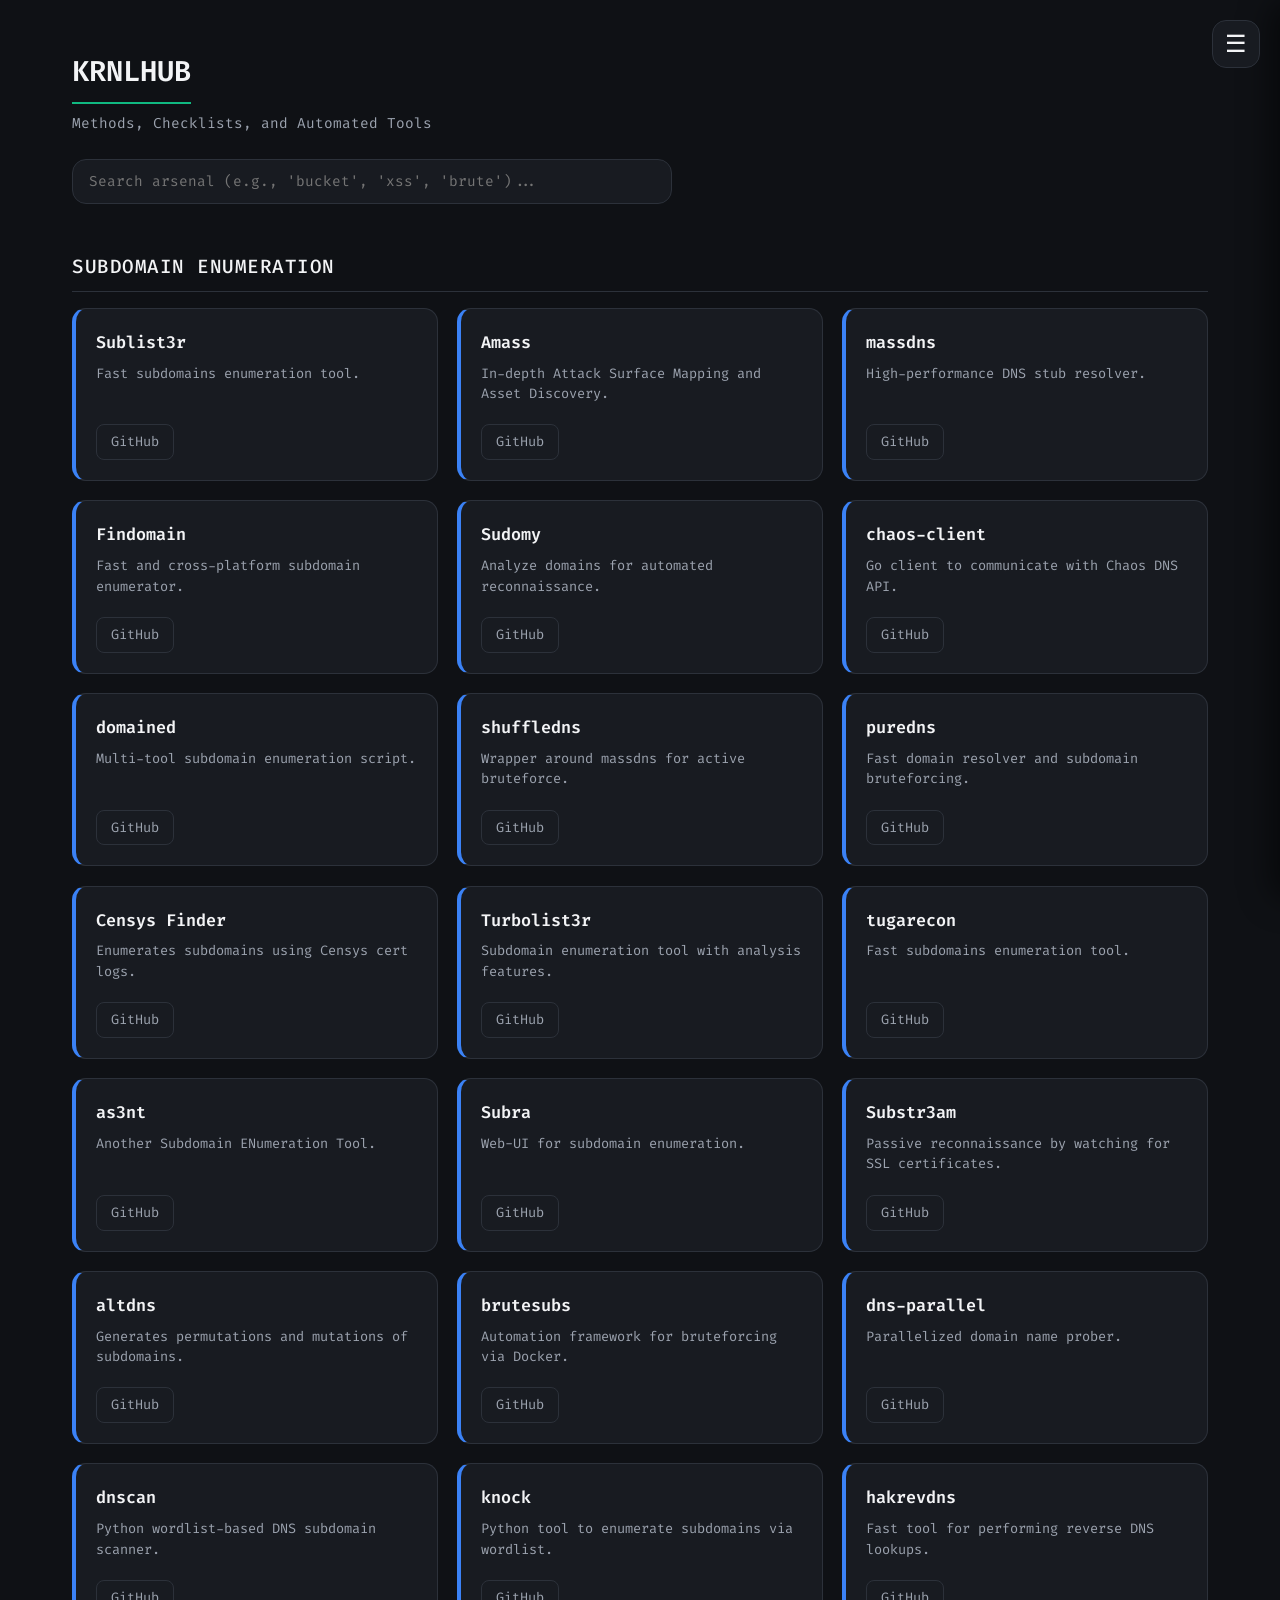
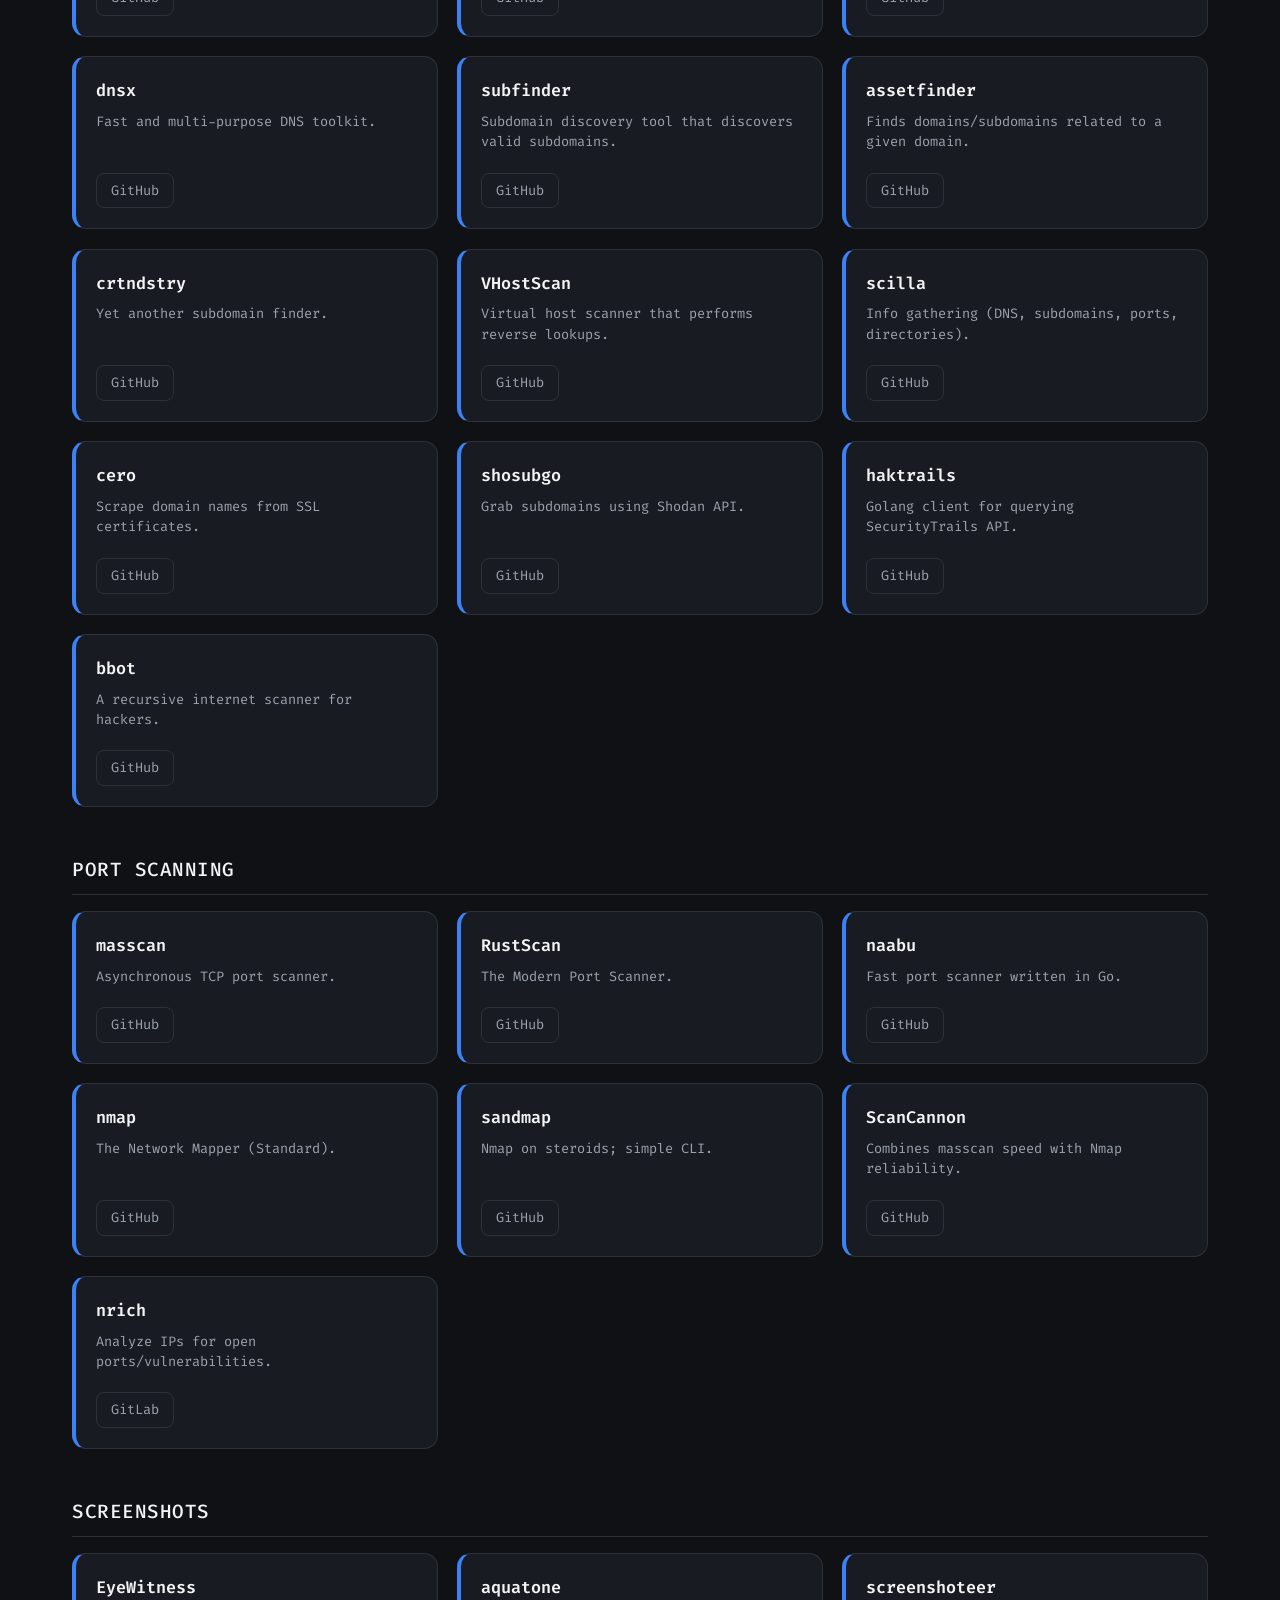
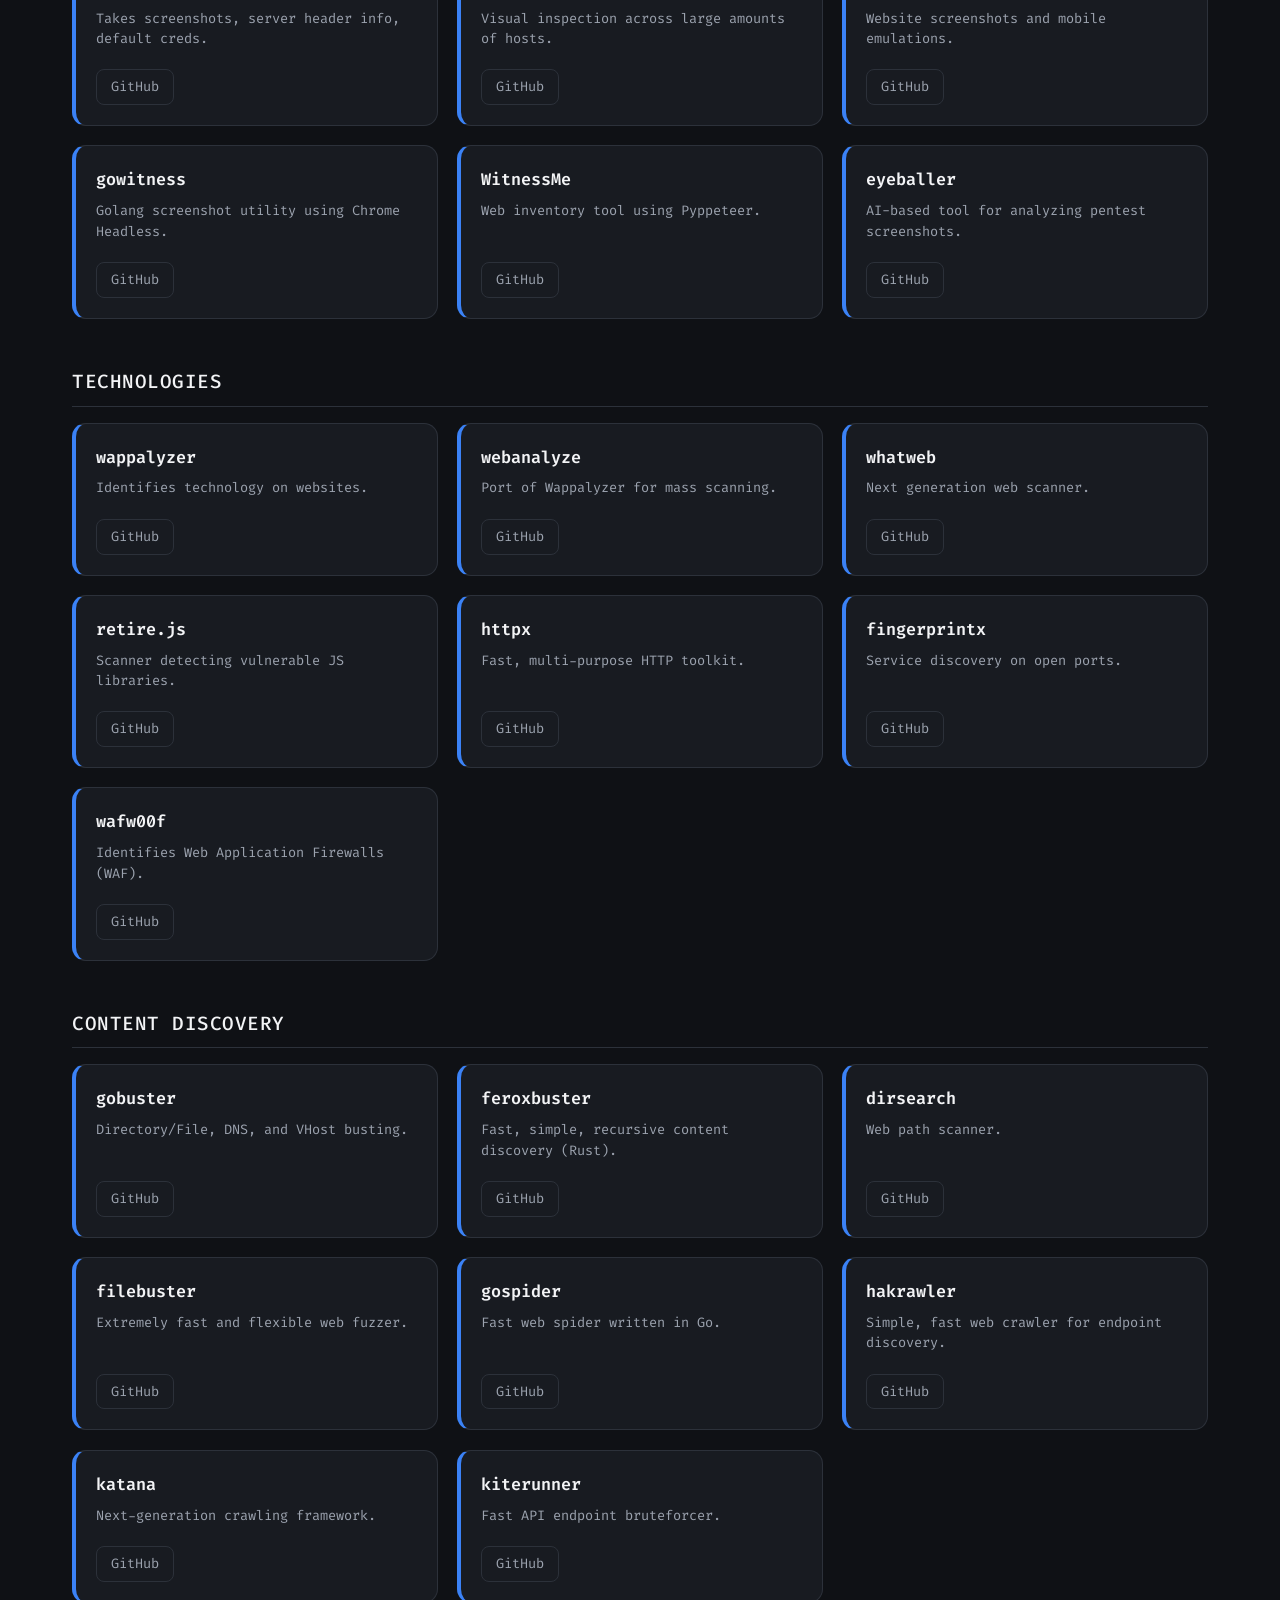
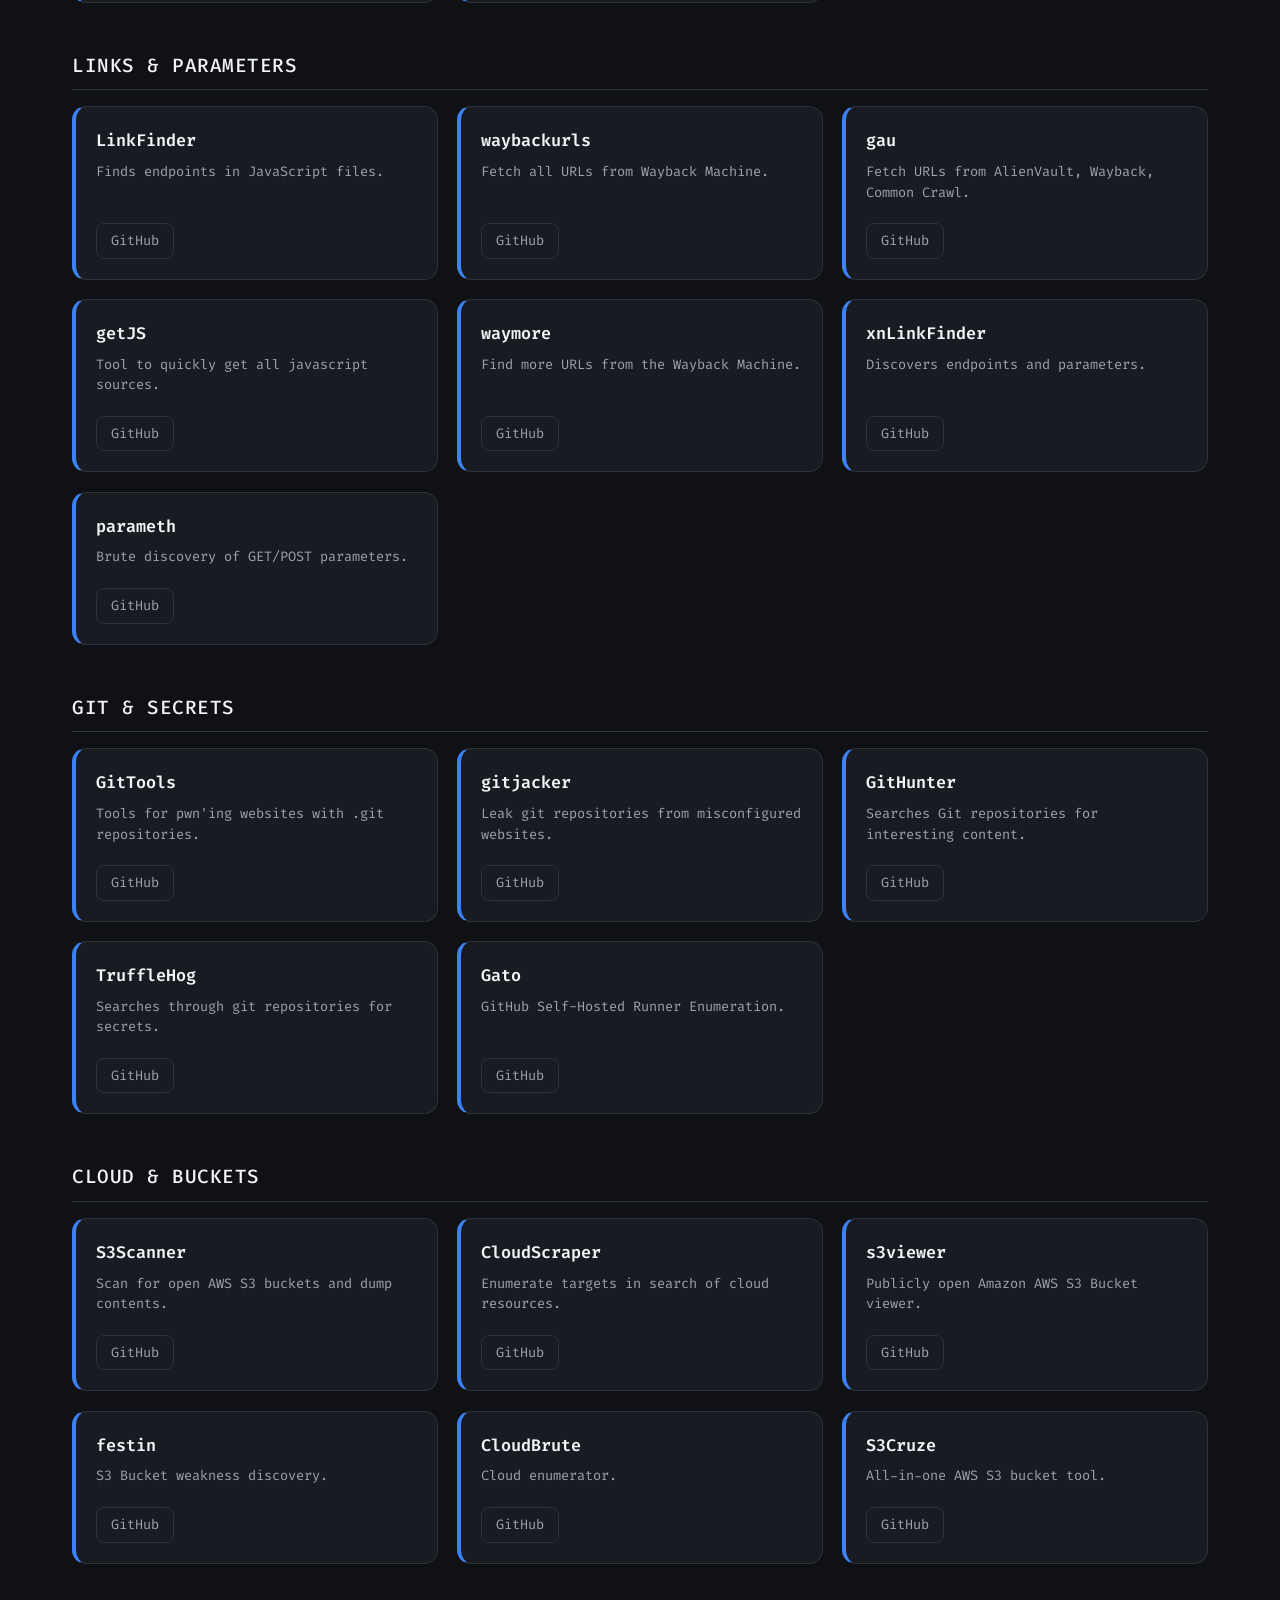
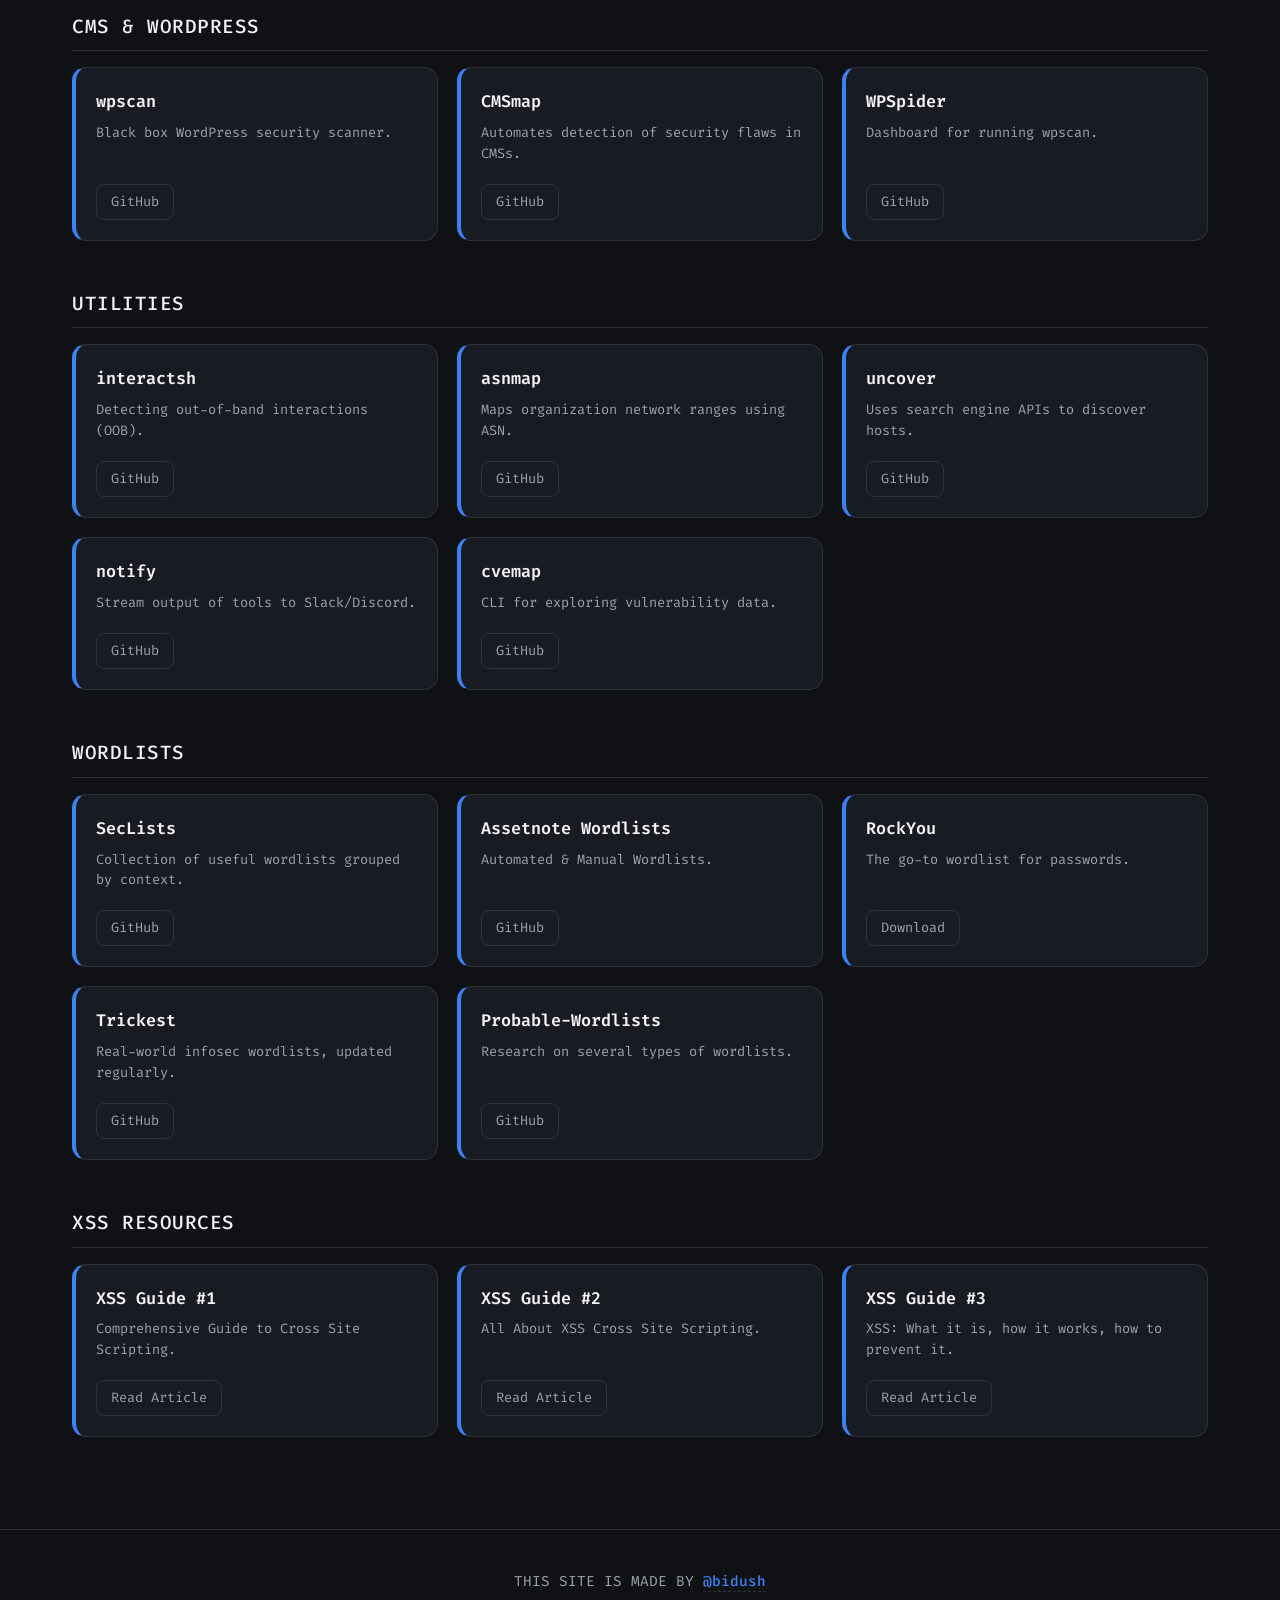
<file: index.html>
<!DOCTYPE html>
<html lang="en">
<head>
    <meta charset="UTF-8">
    <meta name="viewport" content="width=device-width, initial-scale=1.0">
    <title>KRNLHUB // Red Team Dashboard</title>
    <link href="https://fonts.googleapis.com/css2?family=Fira+Code:wght@300;400;500;600&display=swap" rel="stylesheet">
    <link rel="stylesheet" href="style.css">
</head>
<body>

    <button id="menu-toggle" aria-label="Toggle Menu">☰</button>
    
    <div id="sidebar">
        <h3 class="sidebar-title">// SYSTEM_ROOT</h3>
        <div class="nav-links">
            <a href="roadmap.html" class="roadmap-link">// VIEW FINDING ROADMAP</a>
            <hr class="nav-divider">
            <a href="#subdomain">Subdomain Enum</a>
            <a href="#port">Port Scanning</a>
            <a href="#screens">Screenshots</a>
            <a href="#tech">Technologies</a>
            <a href="#content">Content Discovery</a>
            <a href="#links">Links & JS</a>
            <a href="#git">Git & Secrets</a>
            <a href="#cloud">Cloud & Buckets</a>
            <a href="#cms">CMS & WP</a>
            <a href="#utils">Utilities</a>
            <a href="#wordlists">Wordlists</a>
            <a href="#xss">XSS Guides</a>
        </div>
    </div>

    <main class="container">
        <header>
            <h1>KRNLHUB</h1>
            <p class="subtitle">Methods, Checklists, and Automated Tools</p>
            
            <div class="search-container">
                <input type="text" id="searchInput" placeholder="Search arsenal (e.g., 'bucket', 'xss', 'brute')..." onkeyup="filterTools()">
            </div>
        </header>

        <div id="tool-list">
            
            <div id="subdomain" class="category-section">
                <h2 class="section-title">Subdomain Enumeration</h2>
                <div class="tools-grid">
                    <div class="card" data-name="sublist3r">
                        <h4>Sublist3r</h4>
                        <p>Fast subdomains enumeration tool.</p>
                        <a href="https://github.com/aboul3la/Sublist3r" target="_blank" class="btn">GitHub</a>
                    </div>
                    <div class="card" data-name="amass">
                        <h4>Amass</h4>
                        <p>In-depth Attack Surface Mapping and Asset Discovery.</p>
                        <a href="https://github.com/owasp-amass/amass" target="_blank" class="btn">GitHub</a>
                    </div>
                    <div class="card" data-name="massdns">
                        <h4>massdns</h4>
                        <p>High-performance DNS stub resolver.</p>
                        <a href="https://github.com/blechschmidt/massdns" target="_blank" class="btn">GitHub</a>
                    </div>
                    <div class="card" data-name="findomain">
                        <h4>Findomain</h4>
                        <p>Fast and cross-platform subdomain enumerator.</p>
                        <a href="https://github.com/Findomain/Findomain" target="_blank" class="btn">GitHub</a>
                    </div>
                    <div class="card" data-name="sudomy">
                        <h4>Sudomy</h4>
                        <p>Analyze domains for automated reconnaissance.</p>
                        <a href="https://github.com/screetsec/Sudomy" target="_blank" class="btn">GitHub</a>
                    </div>
                    <div class="card" data-name="chaos-client">
                        <h4>chaos-client</h4>
                        <p>Go client to communicate with Chaos DNS API.</p>
                        <a href="https://github.com/projectdiscovery/chaos-client" target="_blank" class="btn">GitHub</a>
                    </div>
                    <div class="card" data-name="domained">
                        <h4>domained</h4>
                        <p>Multi-tool subdomain enumeration script.</p>
                        <a href="https://github.com/cakinber/domained" target="_blank" class="btn">GitHub</a>
                    </div>
                    <div class="card" data-name="shuffledns">
                        <h4>shuffledns</h4>
                        <p>Wrapper around massdns for active bruteforce.</p>
                        <a href="https://github.com/projectdiscovery/shuffledns" target="_blank" class="btn">GitHub</a>
                    </div>
                    <div class="card" data-name="puredns">
                        <h4>puredns</h4>
                        <p>Fast domain resolver and subdomain bruteforcing.</p>
                        <a href="https://github.com/d3mondev/puredns" target="_blank" class="btn">GitHub</a>
                    </div>
                    <div class="card" data-name="censys-subdomain-finder">
                        <h4>Censys Finder</h4>
                        <p>Enumerates subdomains using Censys cert logs.</p>
                        <a href="https://github.com/christophetd/censys-subdomain-finder" target="_blank" class="btn">GitHub</a>
                    </div>
                    <div class="card" data-name="turbolist3r">
                        <h4>Turbolist3r</h4>
                        <p>Subdomain enumeration tool with analysis features.</p>
                        <a href="https://github.com/fleetcaptain/Turbolist3r" target="_blank" class="btn">GitHub</a>
                    </div>
                     <div class="card" data-name="tugarecon">
                        <h4>tugarecon</h4>
                        <p>Fast subdomains enumeration tool.</p>
                        <a href="https://github.com/LordNeo/tugarecon" target="_blank" class="btn">GitHub</a>
                    </div>
                    <div class="card" data-name="as3nt">
                        <h4>as3nt</h4>
                        <p>Another Subdomain ENumeration Tool.</p>
                        <a href="https://github.com/cinerieus/as3nt" target="_blank" class="btn">GitHub</a>
                    </div>
                    <div class="card" data-name="subra">
                        <h4>Subra</h4>
                        <p>Web-UI for subdomain enumeration.</p>
                        <a href="https://github.com/si9int/Subra" target="_blank" class="btn">GitHub</a>
                    </div>
                    <div class="card" data-name="substr3am">
                        <h4>Substr3am</h4>
                        <p>Passive reconnaissance by watching for SSL certificates.</p>
                        <a href="https://github.com/nexxai/Substr3am" target="_blank" class="btn">GitHub</a>
                    </div>
                    <div class="card" data-name="altdns">
                        <h4>altdns</h4>
                        <p>Generates permutations and mutations of subdomains.</p>
                        <a href="https://github.com/infosec-au/altdns" target="_blank" class="btn">GitHub</a>
                    </div>
                    <div class="card" data-name="brutesubs">
                        <h4>brutesubs</h4>
                        <p>Automation framework for bruteforcing via Docker.</p>
                        <a href="https://github.com/anshumanbh/brutesubs" target="_blank" class="btn">GitHub</a>
                    </div>
                     <div class="card" data-name="dns-parallel-prober">
                        <h4>dns-parallel</h4>
                        <p>Parallelized domain name prober.</p>
                        <a href="https://github.com/lorenzog/dns-parallel-prober" target="_blank" class="btn">GitHub</a>
                    </div>
                    <div class="card" data-name="dnscan">
                        <h4>dnscan</h4>
                        <p>Python wordlist-based DNS subdomain scanner.</p>
                        <a href="https://github.com/rbsec/dnscan" target="_blank" class="btn">GitHub</a>
                    </div>
                    <div class="card" data-name="knock">
                        <h4>knock</h4>
                        <p>Python tool to enumerate subdomains via wordlist.</p>
                        <a href="https://github.com/guelfoweb/knock" target="_blank" class="btn">GitHub</a>
                    </div>
                     <div class="card" data-name="hakrevdns">
                        <h4>hakrevdns</h4>
                        <p>Fast tool for performing reverse DNS lookups.</p>
                        <a href="https://github.com/hakluke/hakrevdns" target="_blank" class="btn">GitHub</a>
                    </div>
                    <div class="card" data-name="dnsx">
                        <h4>dnsx</h4>
                        <p>Fast and multi-purpose DNS toolkit.</p>
                        <a href="https://github.com/projectdiscovery/dnsx" target="_blank" class="btn">GitHub</a>
                    </div>
                    <div class="card" data-name="subfinder">
                        <h4>subfinder</h4>
                        <p>Subdomain discovery tool that discovers valid subdomains.</p>
                        <a href="https://github.com/projectdiscovery/subfinder" target="_blank" class="btn">GitHub</a>
                    </div>
                    <div class="card" data-name="assetfinder">
                        <h4>assetfinder</h4>
                        <p>Finds domains/subdomains related to a given domain.</p>
                        <a href="https://github.com/tomnomnom/assetfinder" target="_blank" class="btn">GitHub</a>
                    </div>
                    <div class="card" data-name="crtndstry">
                        <h4>crtndstry</h4>
                        <p>Yet another subdomain finder.</p>
                        <a href="https://github.com/nahamsec/crtndstry" target="_blank" class="btn">GitHub</a>
                    </div>
                    <div class="card" data-name="vhostscan">
                        <h4>VHostScan</h4>
                        <p>Virtual host scanner that performs reverse lookups.</p>
                        <a href="https://github.com/codingo/VHostScan" target="_blank" class="btn">GitHub</a>
                    </div>
                    <div class="card" data-name="scilla">
                        <h4>scilla</h4>
                        <p>Info gathering (DNS, subdomains, ports, directories).</p>
                        <a href="https://github.com/edoardottt/scilla" target="_blank" class="btn">GitHub</a>
                    </div>
                    <div class="card" data-name="cero">
                        <h4>cero</h4>
                        <p>Scrape domain names from SSL certificates.</p>
                        <a href="https://github.com/glebarez/cero" target="_blank" class="btn">GitHub</a>
                    </div>
                     <div class="card" data-name="shosubgo">
                        <h4>shosubgo</h4>
                        <p>Grab subdomains using Shodan API.</p>
                        <a href="https://github.com/incogbyte/shosubgo" target="_blank" class="btn">GitHub</a>
                    </div>
                    <div class="card" data-name="haktrails">
                        <h4>haktrails</h4>
                        <p>Golang client for querying SecurityTrails API.</p>
                        <a href="https://github.com/hakluke/haktrails" target="_blank" class="btn">GitHub</a>
                    </div>
                    <div class="card" data-name="bbot">
                        <h4>bbot</h4>
                        <p>A recursive internet scanner for hackers.</p>
                        <a href="https://github.com/blacklanternsecurity/bbot" target="_blank" class="btn">GitHub</a>
                    </div>
                </div>
            </div>

            <div id="port" class="category-section">
                <h2 class="section-title">Port Scanning</h2>
                <div class="tools-grid">
                    <div class="card" data-name="masscan">
                        <h4>masscan</h4>
                        <p>Asynchronous TCP port scanner.</p>
                        <a href="https://github.com/robertdavidgraham/masscan" target="_blank" class="btn">GitHub</a>
                    </div>
                    <div class="card" data-name="rustscan">
                        <h4>RustScan</h4>
                        <p>The Modern Port Scanner.</p>
                        <a href="https://github.com/RustScan/RustScan" target="_blank" class="btn">GitHub</a>
                    </div>
                    <div class="card" data-name="naabu">
                        <h4>naabu</h4>
                        <p>Fast port scanner written in Go.</p>
                        <a href="https://github.com/projectdiscovery/naabu" target="_blank" class="btn">GitHub</a>
                    </div>
                    <div class="card" data-name="nmap">
                        <h4>nmap</h4>
                        <p>The Network Mapper (Standard).</p>
                        <a href="https://github.com/nmap/nmap" target="_blank" class="btn">GitHub</a>
                    </div>
                    <div class="card" data-name="sandmap">
                        <h4>sandmap</h4>
                        <p>Nmap on steroids; simple CLI.</p>
                        <a href="https://github.com/trimstray/sandmap" target="_blank" class="btn">GitHub</a>
                    </div>
                     <div class="card" data-name="scancannon">
                        <h4>ScanCannon</h4>
                        <p>Combines masscan speed with Nmap reliability.</p>
                        <a href="https://github.com/johnnyxmas/ScanCannon" target="_blank" class="btn">GitHub</a>
                    </div>
                    <div class="card" data-name="nrich">
                        <h4>nrich</h4>
                        <p>Analyze IPs for open ports/vulnerabilities.</p>
                        <a href="https://gitlab.com/shodan-public/nrich" target="_blank" class="btn">GitLab</a>
                    </div>
                </div>
            </div>

            <div id="screens" class="category-section">
                <h2 class="section-title">Screenshots</h2>
                <div class="tools-grid">
                    <div class="card" data-name="eyewitness">
                        <h4>EyeWitness</h4>
                        <p>Takes screenshots, server header info, default creds.</p>
                        <a href="https://github.com/RedSiege/EyeWitness" target="_blank" class="btn">GitHub</a>
                    </div>
                    <div class="card" data-name="aquatone">
                        <h4>aquatone</h4>
                        <p>Visual inspection across large amounts of hosts.</p>
                        <a href="https://github.com/michenriksen/aquatone" target="_blank" class="btn">GitHub</a>
                    </div>
                    <div class="card" data-name="screenshoteer">
                        <h4>screenshoteer</h4>
                        <p>Website screenshots and mobile emulations.</p>
                        <a href="https://github.com/vladocar/screenshoteer" target="_blank" class="btn">GitHub</a>
                    </div>
                    <div class="card" data-name="gowitness">
                        <h4>gowitness</h4>
                        <p>Golang screenshot utility using Chrome Headless.</p>
                        <a href="https://github.com/sensepost/gowitness" target="_blank" class="btn">GitHub</a>
                    </div>
                    <div class="card" data-name="witnessme">
                        <h4>WitnessMe</h4>
                        <p>Web inventory tool using Pyppeteer.</p>
                        <a href="https://github.com/byt3bl33d3r/WitnessMe" target="_blank" class="btn">GitHub</a>
                    </div>
                    <div class="card" data-name="eyeballer">
                        <h4>eyeballer</h4>
                        <p>AI-based tool for analyzing pentest screenshots.</p>
                        <a href="https://github.com/bishopfox/eyeballer" target="_blank" class="btn">GitHub</a>
                    </div>
                </div>
            </div>

            <div id="tech" class="category-section">
                <h2 class="section-title">Technologies</h2>
                <div class="tools-grid">
                    <div class="card" data-name="wappalyzer">
                        <h4>wappalyzer</h4>
                        <p>Identifies technology on websites.</p>
                        <a href="https://github.com/wappalyzer/wappalyzer" target="_blank" class="btn">GitHub</a>
                    </div>
                    <div class="card" data-name="webanalyze">
                        <h4>webanalyze</h4>
                        <p>Port of Wappalyzer for mass scanning.</p>
                        <a href="https://github.com/rverton/webanalyze" target="_blank" class="btn">GitHub</a>
                    </div>
                    <div class="card" data-name="whatweb">
                        <h4>whatweb</h4>
                        <p>Next generation web scanner.</p>
                        <a href="https://github.com/urbanadventurer/WhatWeb" target="_blank" class="btn">GitHub</a>
                    </div>
                    <div class="card" data-name="retirejs">
                        <h4>retire.js</h4>
                        <p>Scanner detecting vulnerable JS libraries.</p>
                        <a href="https://github.com/RetireJS/retire.js" target="_blank" class="btn">GitHub</a>
                    </div>
                    <div class="card" data-name="httpx">
                        <h4>httpx</h4>
                        <p>Fast, multi-purpose HTTP toolkit.</p>
                        <a href="https://github.com/projectdiscovery/httpx" target="_blank" class="btn">GitHub</a>
                    </div>
                    <div class="card" data-name="fingerprintx">
                        <h4>fingerprintx</h4>
                        <p>Service discovery on open ports.</p>
                        <a href="https://github.com/praetorian-inc/fingerprintx" target="_blank" class="btn">GitHub</a>
                    </div>
                    <div class="card" data-name="wafw00f">
                        <h4>wafw00f</h4>
                        <p>Identifies Web Application Firewalls (WAF).</p>
                        <a href="https://github.com/EnableSecurity/wafw00f" target="_blank" class="btn">GitHub</a>
                    </div>
                </div>
            </div>

            <div id="content" class="category-section">
                <h2 class="section-title">Content Discovery</h2>
                <div class="tools-grid">
                    <div class="card" data-name="gobuster">
                        <h4>gobuster</h4>
                        <p>Directory/File, DNS, and VHost busting.</p>
                        <a href="https://github.com/OJ/gobuster" target="_blank" class="btn">GitHub</a>
                    </div>
                    <div class="card" data-name="feroxbuster">
                        <h4>feroxbuster</h4>
                        <p>Fast, simple, recursive content discovery (Rust).</p>
                        <a href="https://github.com/epi052/feroxbuster" target="_blank" class="btn">GitHub</a>
                    </div>
                    <div class="card" data-name="dirsearch">
                        <h4>dirsearch</h4>
                        <p>Web path scanner.</p>
                        <a href="https://github.com/maurosoria/dirsearch" target="_blank" class="btn">GitHub</a>
                    </div>
                    <div class="card" data-name="filebuster">
                        <h4>filebuster</h4>
                        <p>Extremely fast and flexible web fuzzer.</p>
                        <a href="https://github.com/henshin/filebuster" target="_blank" class="btn">GitHub</a>
                    </div>
                    <div class="card" data-name="gospider">
                        <h4>gospider</h4>
                        <p>Fast web spider written in Go.</p>
                        <a href="https://github.com/jaeles-project/gospider" target="_blank" class="btn">GitHub</a>
                    </div>
                    <div class="card" data-name="hakrawler">
                        <h4>hakrawler</h4>
                        <p>Simple, fast web crawler for endpoint discovery.</p>
                        <a href="https://github.com/hakluke/hakrawler" target="_blank" class="btn">GitHub</a>
                    </div>
                    <div class="card" data-name="katana">
                        <h4>katana</h4>
                        <p>Next-generation crawling framework.</p>
                        <a href="https://github.com/projectdiscovery/katana" target="_blank" class="btn">GitHub</a>
                    </div>
                    <div class="card" data-name="kiterunner">
                        <h4>kiterunner</h4>
                        <p>Fast API endpoint bruteforcer.</p>
                        <a href="https://github.com/assetnote/kiterunner" target="_blank" class="btn">GitHub</a>
                    </div>
                </div>
            </div>

            <div id="links" class="category-section">
                <h2 class="section-title">Links & Parameters</h2>
                <div class="tools-grid">
                    <div class="card" data-name="linkfinder">
                        <h4>LinkFinder</h4>
                        <p>Finds endpoints in JavaScript files.</p>
                        <a href="https://github.com/GerbenJavado/LinkFinder" target="_blank" class="btn">GitHub</a>
                    </div>
                    <div class="card" data-name="waybackurls">
                        <h4>waybackurls</h4>
                        <p>Fetch all URLs from Wayback Machine.</p>
                        <a href="https://github.com/tomnomnom/waybackurls" target="_blank" class="btn">GitHub</a>
                    </div>
                    <div class="card" data-name="gau">
                        <h4>gau</h4>
                        <p>Fetch URLs from AlienVault, Wayback, Common Crawl.</p>
                        <a href="https://github.com/lc/gau" target="_blank" class="btn">GitHub</a>
                    </div>
                    <div class="card" data-name="getjs">
                        <h4>getJS</h4>
                        <p>Tool to quickly get all javascript sources.</p>
                        <a href="https://github.com/003random/getJS" target="_blank" class="btn">GitHub</a>
                    </div>
                    <div class="card" data-name="waymore">
                        <h4>waymore</h4>
                        <p>Find more URLs from the Wayback Machine.</p>
                        <a href="https://github.com/xnl-h4ck3r/waymore" target="_blank" class="btn">GitHub</a>
                    </div>
                    <div class="card" data-name="xnlinkfinder">
                        <h4>xnLinkFinder</h4>
                        <p>Discovers endpoints and parameters.</p>
                        <a href="https://github.com/xnl-h4ck3r/xnLinkFinder" target="_blank" class="btn">GitHub</a>
                    </div>
                     <div class="card" data-name="parameth">
                        <h4>parameth</h4>
                        <p>Brute discovery of GET/POST parameters.</p>
                        <a href="https://github.com/maK-/parameth" target="_blank" class="btn">GitHub</a>
                    </div>
                </div>
            </div>

            <div id="git" class="category-section">
                <h2 class="section-title">Git & Secrets</h2>
                <div class="tools-grid">
                    <div class="card" data-name="gittools">
                        <h4>GitTools</h4>
                        <p>Tools for pwn'ing websites with .git repositories.</p>
                        <a href="https://github.com/internetwache/GitTools" target="_blank" class="btn">GitHub</a>
                    </div>
                    <div class="card" data-name="gitjacker">
                        <h4>gitjacker</h4>
                        <p>Leak git repositories from misconfigured websites.</p>
                        <a href="https://github.com/liamg/gitjacker" target="_blank" class="btn">GitHub</a>
                    </div>
                    <div class="card" data-name="githunter">
                        <h4>GitHunter</h4>
                        <p>Searches Git repositories for interesting content.</p>
                        <a href="https://github.com/digininja/GitHunter" target="_blank" class="btn">GitHub</a>
                    </div>
                     <div class="card" data-name="trufflehog">
                        <h4>TruffleHog</h4>
                        <p>Searches through git repositories for secrets.</p>
                        <a href="https://github.com/trufflesecurity/trufflehog" target="_blank" class="btn">GitHub</a>
                    </div>
                    <div class="card" data-name="gato">
                        <h4>Gato</h4>
                        <p>GitHub Self-Hosted Runner Enumeration.</p>
                        <a href="https://github.com/praetorian-inc/gato" target="_blank" class="btn">GitHub</a>
                    </div>
                </div>
            </div>

            <div id="cloud" class="category-section">
                <h2 class="section-title">Cloud & Buckets</h2>
                <div class="tools-grid">
                    <div class="card" data-name="s3scanner">
                        <h4>S3Scanner</h4>
                        <p>Scan for open AWS S3 buckets and dump contents.</p>
                        <a href="https://github.com/sa7mon/S3Scanner" target="_blank" class="btn">GitHub</a>
                    </div>
                    <div class="card" data-name="cloudscraper">
                        <h4>CloudScraper</h4>
                        <p>Enumerate targets in search of cloud resources.</p>
                        <a href="https://github.com/jordanpotti/CloudScraper" target="_blank" class="btn">GitHub</a>
                    </div>
                    <div class="card" data-name="s3viewer">
                        <h4>s3viewer</h4>
                        <p>Publicly open Amazon AWS S3 Bucket viewer.</p>
                        <a href="https://github.com/SharonBrizinov/s3viewer" target="_blank" class="btn">GitHub</a>
                    </div>
                     <div class="card" data-name="festin">
                        <h4>festin</h4>
                        <p>S3 Bucket weakness discovery.</p>
                        <a href="https://github.com/cr0hn/festin" target="_blank" class="btn">GitHub</a>
                    </div>
                    <div class="card" data-name="cloudbrute">
                        <h4>CloudBrute</h4>
                        <p>Cloud enumerator.</p>
                        <a href="https://github.com/0xsha/CloudBrute" target="_blank" class="btn">GitHub</a>
                    </div>
                    <div class="card" data-name="s3cruze">
                        <h4>S3Cruze</h4>
                        <p>All-in-one AWS S3 bucket tool.</p>
                        <a href="https://github.com/JR0ch17/S3Cruze" target="_blank" class="btn">GitHub</a>
                    </div>
                </div>
            </div>

            <div id="cms" class="category-section">
                <h2 class="section-title">CMS & WordPress</h2>
                <div class="tools-grid">
                    <div class="card" data-name="wpscan">
                        <h4>wpscan</h4>
                        <p>Black box WordPress security scanner.</p>
                        <a href="https://github.com/wpscanteam/wpscan" target="_blank" class="btn">GitHub</a>
                    </div>
                    <div class="card" data-name="cmsmap">
                        <h4>CMSmap</h4>
                        <p>Automates detection of security flaws in CMSs.</p>
                        <a href="https://github.com/Dionach/CMSmap" target="_blank" class="btn">GitHub</a>
                    </div>
                    <div class="card" data-name="wpspider">
                        <h4>WPSpider</h4>
                        <p>Dashboard for running wpscan.</p>
                        <a href="https://github.com/cyc10n3/WPSpider" target="_blank" class="btn">GitHub</a>
                    </div>
                </div>
            </div>

            <div id="utils" class="category-section">
                <h2 class="section-title">Utilities</h2>
                <div class="tools-grid">
                    <div class="card" data-name="interactsh">
                        <h4>interactsh</h4>
                        <p>Detecting out-of-band interactions (OOB).</p>
                        <a href="https://github.com/projectdiscovery/interactsh" target="_blank" class="btn">GitHub</a>
                    </div>
                    <div class="card" data-name="asnmap">
                        <h4>asnmap</h4>
                        <p>Maps organization network ranges using ASN.</p>
                        <a href="https://github.com/projectdiscovery/asnmap" target="_blank" class="btn">GitHub</a>
                    </div>
                    <div class="card" data-name="uncover">
                        <h4>uncover</h4>
                        <p>Uses search engine APIs to discover hosts.</p>
                        <a href="https://github.com/projectdiscovery/uncover" target="_blank" class="btn">GitHub</a>
                    </div>
                    <div class="card" data-name="notify">
                        <h4>notify</h4>
                        <p>Stream output of tools to Slack/Discord.</p>
                        <a href="https://github.com/projectdiscovery/notify" target="_blank" class="btn">GitHub</a>
                    </div>
                    <div class="card" data-name="cvemap">
                        <h4>cvemap</h4>
                        <p>CLI for exploring vulnerability data.</p>
                        <a href="https://github.com/projectdiscovery/cvemap" target="_blank" class="btn">GitHub</a>
                    </div>
                </div>
            </div>

            <div id="wordlists" class="category-section">
                <h2 class="section-title">Wordlists</h2>
                <div class="tools-grid">
                    <div class="card" data-name="seclists">
                        <h4>SecLists</h4>
                        <p>Collection of useful wordlists grouped by context.</p>
                        <a href="https://github.com/danielmiessler/SecLists" target="_blank" class="btn">GitHub</a>
                    </div>
                    <div class="card" data-name="assetnote">
                        <h4>Assetnote Wordlists</h4>
                        <p>Automated & Manual Wordlists.</p>
                        <a href="https://github.com/assetnote/wordlists" target="_blank" class="btn">GitHub</a>
                    </div>
                    <div class="card" data-name="rockyou">
                        <h4>RockYou</h4>
                        <p>The go-to wordlist for passwords.</p>
                        <a href="https://github.com/brannondorsey/naive-hashcat/releases/download/data/rockyou.txt" target="_blank" class="btn">Download</a>
                    </div>
                    <div class="card" data-name="trickest">
                        <h4>Trickest</h4>
                        <p>Real-world infosec wordlists, updated regularly.</p>
                        <a href="https://github.com/trickest/wordlists" target="_blank" class="btn">GitHub</a>
                    </div>
                    <div class="card" data-name="fuzzdb">
                        <h4>Probable-Wordlists</h4>
                        <p>Research on several types of wordlists.</p>
                        <a href="https://github.com/berzerk0/Probable-Wordlists" target="_blank" class="btn">GitHub</a>
                    </div>
                </div>
            </div>

            <div id="xss" class="category-section">
                <h2 class="section-title">XSS Resources</h2>
                <div class="tools-grid">
                    <div class="card" data-name="xss guide 1">
                        <h4>XSS Guide #1</h4>
                        <p>Comprehensive Guide to Cross Site Scripting.</p>
                        <a href="https://medium.com/@techmindxperts/a-comprehensive-guide-to-cross-site-scripting-xss-33814b84dfb3" target="_blank" class="btn">Read Article</a>
                    </div>
                    <div class="card" data-name="xss guide 2">
                        <h4>XSS Guide #2</h4>
                        <p>All About XSS Cross Site Scripting.</p>
                        <a href="https://medium.com/@bug_vs_me/all-about-xss-cross-site-scripting-1bf764a39159" target="_blank" class="btn">Read Article</a>
                    </div>
                     <div class="card" data-name="xss guide 3">
                        <h4>XSS Guide #3</h4>
                        <p>XSS: What it is, how it works, how to prevent it.</p>
                        <a href="https://medium.com/codelighthouse/xss-what-it-is-how-it-works-and-how-to-prevent-it-454629e3a0da" target="_blank" class="btn">Read Article</a>
                    </div>
                </div>
            </div>

        </div>
    </main>

    <footer>
        <p>THIS SITE IS MADE BY <a href="https://instagram.com/bidush.exe" target="_blank">@bidush</a></p>
    </footer>

    <script src="script.js"></script>
</body>
</html>
</file>
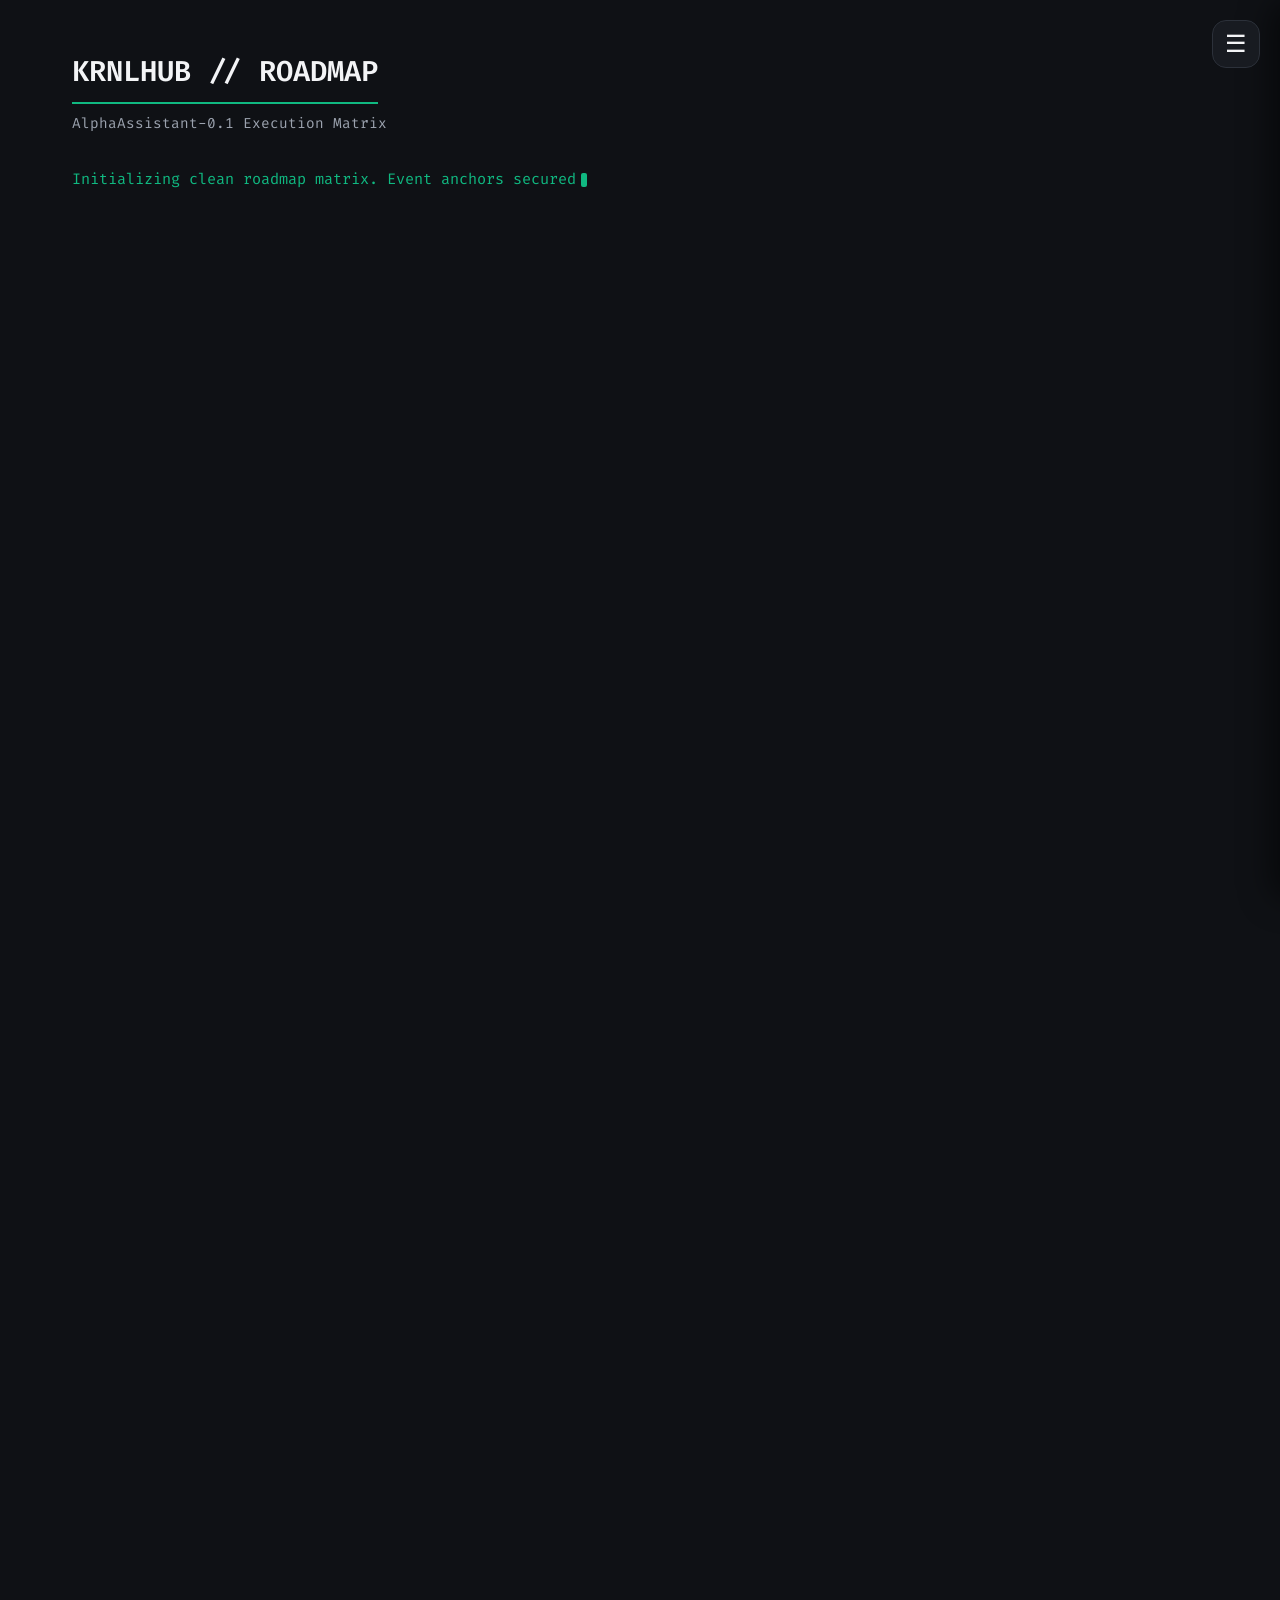
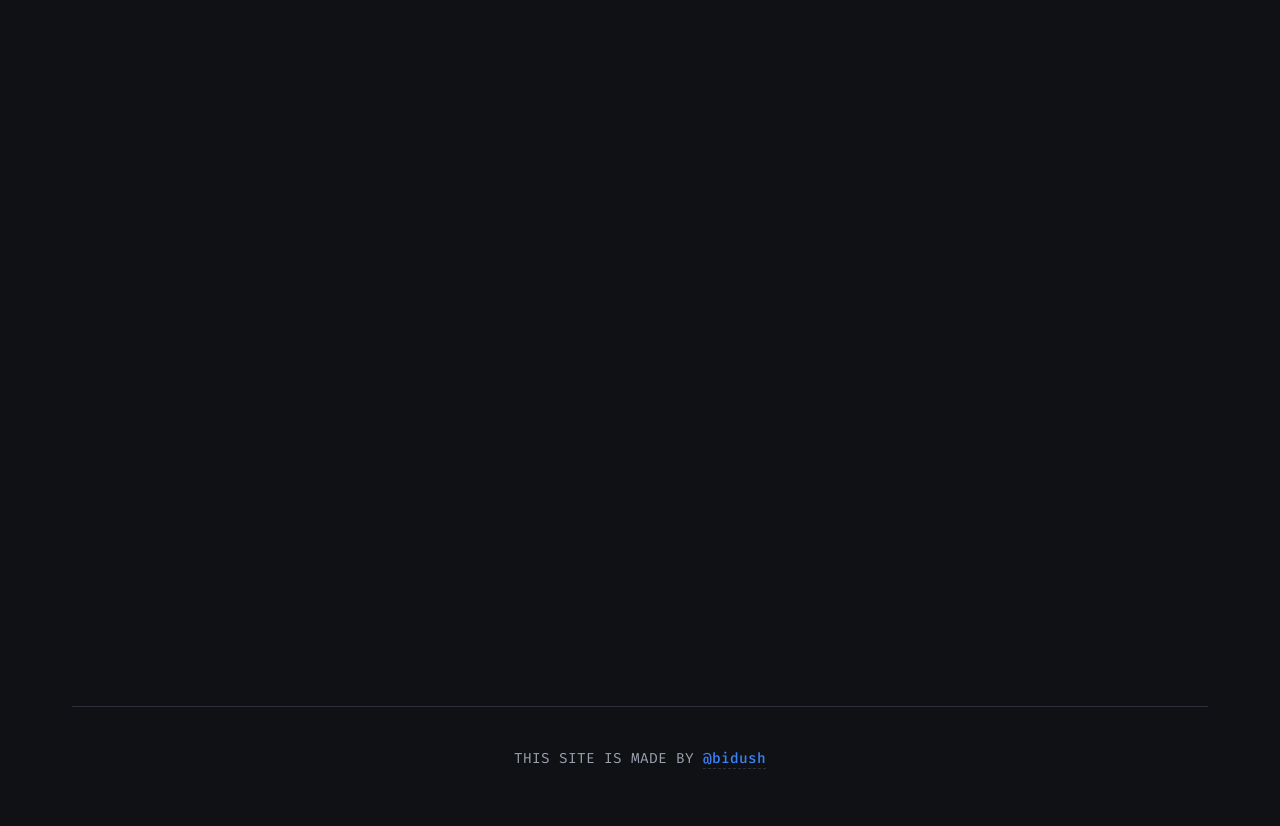
<file: roadmap.html>
<!DOCTYPE html>
<html lang="en">
<head>
    <meta charset="UTF-8">
    <meta name="viewport" content="width=device-width, initial-scale=1.0">
    <title>KRNLHUB // Bug-Finding Roadmap</title>
    <link href="https://fonts.googleapis.com/css2?family=Fira+Code:wght@300;400;500;600&display=swap" rel="stylesheet">
    <link rel="stylesheet" href="style.css">
    
    <style>
        /* --- Roadmap-Specific Table & Animation Styles --- */
        table {
            width: 100%;
            border-collapse: separate;
            border-spacing: 0;
            margin-bottom: 2rem;
            background-color: var(--surface-color);
            border: 1px solid var(--border-color);
            border-radius: var(--radius-md);
            overflow: hidden;
        }

        th, td {
            padding: 14px 18px;
            text-align: left;
            border-bottom: 1px solid var(--border-color);
        }

        th {
            background-color: rgba(255, 255, 255, 0.02);
            color: var(--accent-primary);
            font-weight: 500;
            text-transform: uppercase;
            font-size: 0.8rem;
            letter-spacing: 1px;
        }

        tr {
            transition: background-color 0.3s ease;
            scroll-margin-top: 100px;
        }

        tr:last-child td { border-bottom: none; }
        tr:hover { background-color: rgba(255, 255, 255, 0.03); }

        .flash-highlight {
            background-color: rgba(16, 185, 129, 0.1) !important;
            transition: background-color 0.3s ease;
        }

        .bundle-list { list-style: none; }
        .bundle-list li {
            background: var(--surface-color);
            margin-bottom: 0.5rem;
            padding: 12px 18px;
            border-radius: var(--radius-md);
            border: 1px solid var(--border-color);
            border-left: 4px solid var(--accent-secondary);
            transition: transform 0.2s ease, border-color 0.2s ease;
        }
        .bundle-list li:hover {
            transform: translateX(4px);
            border-left-color: var(--accent-primary);
            background-color: rgba(255, 255, 255, 0.02);
        }

        .fade-in {
            opacity: 0;
            transform: translateY(15px);
            transition: opacity 0.7s cubic-bezier(0.16, 1, 0.3, 1), transform 0.7s cubic-bezier(0.16, 1, 0.3, 1);
        }
        .fade-in.visible {
            opacity: 1;
            transform: translateY(0);
        }

        #typewriter {
            min-height: 25px;
            margin-bottom: 2rem;
            color: var(--accent-primary);
            font-size: 0.95rem;
        }
        
        .cursor {
            display: inline-block;
            width: 6px;
            height: 14px;
            background-color: var(--accent-primary);
            animation: blink 1s step-end infinite;
            vertical-align: middle;
            margin-left: 5px;
            border-radius: 2px;
        }

        @keyframes blink { 0%, 100% { opacity: 1; } 50% { opacity: 0; } }

        /* --- Roadmap Sidebar Button Colors --- */
        #nav-list { list-style: none; }
        #nav-list li button {
            display: block; width: 100%; text-align: left; background: none;
            border: none; color: var(--text-main); padding: 8px 12px;
            border-radius: var(--radius-sm); cursor: pointer; font-family: inherit;
            font-size: 0.9rem; transition: all 0.2s;
        }
        #nav-list li button:hover {
            background: var(--bg-color); color: var(--accent-secondary); padding-left: 16px;
        }
        #nav-list li.nav-phase {
            margin-top: 20px; margin-bottom: 5px; border-bottom: 1px solid var(--border-color); padding-bottom: 5px;
        }
        #nav-list li.nav-phase button {
            color: var(--accent-primary); font-size: 0.95rem; font-weight: 500; padding: 4px 0;
        }
        #nav-list li.nav-phase button:hover {
            background: transparent; color: var(--text-heading); padding-left: 5px;
        }
        #nav-list li.nav-cat {
            padding-left: 8px; border-left: 2px solid var(--border-color); margin-left: 4px; margin-bottom: 2px;
        }

        /* --- Mobile Responsiveness --- */
        @media (max-width: 768px) {
            table, thead, tbody, th, td, tr { display: block; }
            th { display: none; }
            table { background-color: transparent; border: none; border-radius: 0; }
            tr { margin-bottom: 1.2rem; background-color: var(--surface-color); border: 1px solid var(--border-color); border-radius: var(--radius-md); padding: 0.5rem 0; }
            td { border-bottom: 1px solid rgba(255,255,255,0.03); position: relative; padding: 0.75rem 1rem 0.75rem 38%; min-height: 40px; }
            td:last-child { border-bottom: none; }
            td:before { position: absolute; top: 0.75rem; left: 1rem; width: 33%; padding-right: 10px; white-space: nowrap; font-weight: 500; font-size: 0.8rem; color: var(--accent-secondary); content: attr(data-label); }
        }
        @media (max-width: 480px) {
            td { padding: 0.75rem 1rem 0.75rem 1rem; text-align: right; }
            td:before { position: relative; display: block; top: 0; left: 0; width: 100%; text-align: left; margin-bottom: 4px; }
        }
    </style>
</head>
<body>

    <button id="menu-toggle" aria-label="Toggle Menu">☰</button>
    
    <div id="sidebar">
        <h3 class="sidebar-title">// SYSTEM_ROOT</h3>
        <a href="index.html" style="color: var(--accent-primary); font-weight: 600; text-decoration: none; display: block; margin-bottom: 15px;">← BACK TO ARSENAL</a>
        <input type="text" id="searchInput" placeholder="Search category..." style="width: 100%; padding: 12px; background: var(--bg-color); border: 1px solid var(--border-color); color: var(--text-heading); border-radius: var(--radius-md); outline: none;">
        <ul id="nav-list" style="margin-top: 15px;"></ul>
    </div>

    <main class="container">
        
        <header>
            <h1>KRNLHUB // ROADMAP</h1>
            <p class="subtitle">AlphaAssistant-0.1 Execution Matrix</p>
        </header>

        <div id="typewriter"></div>

        <div class="fade-in">
            <h2>Phase 1 – Passive Reconnaissance</h2>
            <table>
                <thead>
                    <tr>
                        <th>Category</th>
                        <th>Primary Tool(s)</th>
                        <th>Essential Files / Wordlists</th>
                        <th>Alternative GitHub Tools</th>
                    </tr>
                </thead>
                <tbody>
                    <tr><td data-label="Category">Google Dorking</td><td data-label="Primary Tool(s)"><code>googlesearch</code>, manual</td><td data-label="Files">dork lists: <code>Proviesec/google-dorks</code></td><td data-label="Alternatives"><code>dorkscout</code></td></tr>
                    <tr><td data-label="Category">WHOIS/DNS</td><td data-label="Primary Tool(s)"><code>whois</code>, <code>dig</code></td><td data-label="Files">None (built-in)</td><td data-label="Alternatives"><code>dnsx</code>, <code>massdns</code></td></tr>
                    <tr><td data-label="Category">Subdomain Discovery</td><td data-label="Primary Tool(s)"><code>subfinder</code>, <code>amass</code></td><td data-label="Files"><code>subdomains-top1million.txt</code></td><td data-label="Alternatives"><code>chaos-client</code></td></tr>
                    <tr><td data-label="Category">Certificate Transparency</td><td data-label="Primary Tool(s)"><code>crt.sh</code></td><td data-label="Files">N/A</td><td data-label="Alternatives"><code>certspotter</code></td></tr>
                    <tr><td data-label="Category">Web Archives</td><td data-label="Primary Tool(s)"><code>waybackurls</code>, <code>gau</code></td><td data-label="Files">N/A</td><td data-label="Alternatives"><code>waymore</code></td></tr>
                    <tr><td data-label="Category">Tech Fingerprinting</td><td data-label="Primary Tool(s)"><code>whatweb</code>, <code>wappalyzer</code></td><td data-label="Files">wappalyzer signatures</td><td data-label="Alternatives"><code>webanalyze</code></td></tr>
                    <tr><td data-label="Category">Leak Monitoring</td><td data-label="Primary Tool(s)"><code>truffleHog</code>, <code>gitrob</code></td><td data-label="Files">secret patterns</td><td data-label="Alternatives"><code>shhgit</code>, <code>gitleaks</code></td></tr>
                    <tr><td data-label="Category">OSINT</td><td data-label="Primary Tool(s)"><code>theHarvester</code></td><td data-label="Files">email lists</td><td data-label="Alternatives"><code>recon-ng</code></td></tr>
                </tbody>
            </table>
        </div>

        <div class="fade-in">
            <h2>Phase 2 – Active Reconnaissance & Mapping</h2>
            <table>
                <thead>
                    <tr>
                        <th>Category</th>
                        <th>Primary Tool(s)</th>
                        <th>Essential Files / Wordlists</th>
                        <th>Alternative GitHub Tools</th>
                    </tr>
                </thead>
                <tbody>
                    <tr><td data-label="Category">Port Scanning</td><td data-label="Primary Tool(s)"><code>nmap</code>, <code>masscan</code></td><td data-label="Files">NSE scripts</td><td data-label="Alternatives"><code>rustscan</code></td></tr>
                    <tr><td data-label="Category">Directory/File Bruteforce</td><td data-label="Primary Tool(s)"><code>gobuster</code>, <code>ffuf</code></td><td data-label="Files">SecLists raft, Assetnote</td><td data-label="Alternatives"><code>feroxbuster</code></td></tr>
                    <tr><td data-label="Category">Parameter Discovery</td><td data-label="Primary Tool(s)"><code>arjun</code>, <code>x8</code></td><td data-label="Files"><code>burp-parameter-names.txt</code></td><td data-label="Alternatives"><code>paramspider</code></td></tr>
                    <tr><td data-label="Category">VHOST Discovery</td><td data-label="Primary Tool(s)"><code>gobuster vhost</code></td><td data-label="Files">vhosts wordlists</td><td data-label="Alternatives"><code>vhostscan</code></td></tr>
                    <tr><td data-label="Category">Crawling/Spidering</td><td data-label="Primary Tool(s)">Burp spider, <code>hakrawler</code></td><td data-label="Files">N/A</td><td data-label="Alternatives"><code>katana</code></td></tr>
                    <tr><td data-label="Category">WAF Detection</td><td data-label="Primary Tool(s)"><code>wafw00f</code></td><td data-label="Files">N/A</td><td data-label="Alternatives"><code>whatwaf</code></td></tr>
                </tbody>
            </table>
        </div>

        <div class="fade-in">
            <h2>Phase 3 – Vulnerability Assessment (Automated)</h2>
            <table>
                <thead>
                    <tr>
                        <th>Category</th>
                        <th>Primary Tool(s)</th>
                        <th>Essential Files / Wordlists</th>
                        <th>Alternative GitHub Tools</th>
                    </tr>
                </thead>
                <tbody>
                    <tr><td data-label="Category">General Web Scanners</td><td data-label="Primary Tool(s)"><code>nuclei</code>, <code>nikto</code></td><td data-label="Files">nuclei-templates</td><td data-label="Alternatives"><code>CMSeek</code></td></tr>
                    <tr><td data-label="Category">CMS Scanners</td><td data-label="Primary Tool(s)"><code>wpscan</code></td><td data-label="Files">WPScan DB</td><td data-label="Alternatives"><code>droopescan</code></td></tr>
                    <tr><td data-label="Category">SQL Injection</td><td data-label="Primary Tool(s)"><code>sqlmap</code></td><td data-label="Files">Inbuilt payloads</td><td data-label="Alternatives"><code>jSQL</code></td></tr>
                    <tr><td data-label="Category">XSS</td><td data-label="Primary Tool(s)"><code>XSStrike</code>, <code>dalfox</code></td><td data-label="Files">PayloadsAllTheThings</td><td data-label="Alternatives"><code>xsser</code></td></tr>
                    <tr><td data-label="Category">SSRF</td><td data-label="Primary Tool(s)"><code>ssrf-sheriff</code></td><td data-label="Files">SSRF vectors</td><td data-label="Alternatives"><code>ssrfmap</code></td></tr>
                    <tr><td data-label="Category">Command Injection</td><td data-label="Primary Tool(s)"><code>commix</code></td><td data-label="Files">Command payloads</td><td data-label="Alternatives"><code>cmd-inject-suggester</code></td></tr>
                    <tr><td data-label="Category">LFI/RFI</td><td data-label="Primary Tool(s)"><code>lfisuite</code></td><td data-label="Files">LFI payloads</td><td data-label="Alternatives"><code>lfi-fuzzploit</code></td></tr>
                    <tr><td data-label="Category">CORS</td><td data-label="Primary Tool(s)"><code>Corsy</code></td><td data-label="Files">N/A</td><td data-label="Alternatives"><code>CorsMe</code></td></tr>
                    <tr><td data-label="Category">Subdomain Takeover</td><td data-label="Primary Tool(s)"><code>subjack</code></td><td data-label="Files">can-i-take-over-xyz</td><td data-label="Alternatives"><code>subzy</code></td></tr>
                    <tr><td data-label="Category">API Security</td><td data-label="Primary Tool(s)"><code>kiterunner</code>, <code>inql</code></td><td data-label="Files">GraphQL-Voyager</td><td data-label="Alternatives"><code>swagger-cli</code></td></tr>
                </tbody>
            </table>
        </div>

        <div class="fade-in">
            <h2>Phase 4 – Manual Testing (OWASP Top 10)</h2>
            <table>
                <thead>
                    <tr>
                        <th>Category</th>
                        <th>Primary Approach / Tool</th>
                        <th>Essential Files / Wordlists</th>
                        <th>Alternative GitHub Tools</th>
                    </tr>
                </thead>
                <tbody>
                    <tr><td data-label="Category">Injection (General)</td><td data-label="Primary Approach">Manual + frameworks</td><td data-label="Files">PayloadsAllTheThings</td><td data-label="Alternatives"><code>fuzzdb</code></td></tr>
                    <tr><td data-label="Category">Broken Authentication</td><td data-label="Primary Approach"><code>hydra</code>, Intruder</td><td data-label="Files">Common lists</td><td data-label="Alternatives"><code>patator</code></td></tr>
                    <tr><td data-label="Category">Sensitive Data Exp.</td><td data-label="Primary Approach">Manual (<code>.git</code>, <code>.env</code>)</td><td data-label="Files">Path discovery list</td><td data-label="Alternatives"><code>git-dumper</code></td></tr>
                    <tr><td data-label="Category">XXE</td><td data-label="Primary Approach">Manual + plugins</td><td data-label="Files">XXE payloads</td><td data-label="Alternatives"><code>xxeserv</code></td></tr>
                    <tr><td data-label="Category">IDOR / Access Control</td><td data-label="Primary Approach"><code>autorize</code> plugin</td><td data-label="Files">Custom IDs matching</td><td data-label="Alternatives"><code>auto-repeater</code></td></tr>
                    <tr><td data-label="Category">XSS (Manual)</td><td data-label="Primary Approach">Polyglots</td><td data-label="Files">Curated matrices</td><td data-label="Alternatives"><code>xss-validator</code></td></tr>
                    <tr><td data-label="Category">Insecure Deserialization</td><td data-label="Primary Approach"><code>ysoserial</code>, <code>phpggc</code></td><td data-label="Files">Gadget chains</td><td data-label="Alternatives"><code>marshalsec</code></td></tr>
                    <tr><td data-label="Category">Known Vuln Components</td><td data-label="Primary Approach"><code>retire.js</code> lookup</td><td data-label="Files">CVE databases</td><td data-label="Alternatives"><code>dependency-check</code></td></tr>
                    <tr><td data-label="Category">Business Logic</td><td data-label="Primary Approach">Turbo Intruder</td><td data-label="Files">N/A</td><td data-label="Alternatives"><code>param-miner</code></td></tr>
                    <tr><td data-label="Category">WebSockets</td><td data-label="Primary Approach">WS Tab / Extensions</td><td data-label="Files">N/A</td><td data-label="Alternatives"><code>wssploit</code></td></tr>
                    <tr><td data-label="Category">Open Redirect</td><td data-label="Primary Approach">Manual fuzzing</td><td data-label="Files">Redirect chains</td><td data-label="Alternatives"><code>openredirex</code></td></tr>
                </tbody>
            </table>
        </div>

        <div class="fade-in">
            <h2>Phase 5 – Exploitation & PoC</h2>
            <table>
                <thead>
                    <tr>
                        <th>Category</th>
                        <th>Primary Tool(s)</th>
                        <th>Essential Files / Wordlists</th>
                        <th>Alternative GitHub Tools</th>
                    </tr>
                </thead>
                <tbody>
                    <tr><td data-label="Category">SQL Exploitation</td><td data-label="Primary Tool(s)"><code>sqlmap</code></td><td data-label="Files">Tampers</td><td data-label="Alternatives"><code>NoSQLMap</code></td></tr>
                    <tr><td data-label="Category">RCE via File Upload</td><td data-label="Primary Tool(s)">Custom shells</td><td data-label="Files"><code>p0wny-shell</code></td><td data-label="Alternatives"><code>weevely3</code></td></tr>
                    <tr><td data-label="Category">XSS to Account Takeover</td><td data-label="Primary Tool(s)"><code>beef-xss</code></td><td data-label="Files">Hook strings</td><td data-label="Alternatives"><code>xsshunter</code></td></tr>
                    <tr><td data-label="Category">Exploitation Frameworks</td><td data-label="Primary Tool(s)"><code>metasploit</code></td><td data-label="Files">Internal DB modules</td><td data-label="Alternatives"><code>exploit-db</code></td></tr>
                    <tr><td data-label="Category">Post-Exploitation</td><td data-label="Primary Tool(s)"><code>linpeas</code>, <code>bloodhound</code></td><td data-label="Files">Privesc binaries</td><td data-label="Alternatives"><code>PowerSploit</code></td></tr>
                    <tr><td data-label="Category">C2 & Tunneling</td><td data-label="Primary Tool(s)"><code>ngrok</code>, <code>chisel</code></td><td data-label="Files">N/A</td><td data-label="Alternatives"><code>frp</code></td></tr>
                </tbody>
            </table>
        </div>

        <div class="fade-in">
            <h2 id="files-bundles">Complete File & Wordlist Bundles</h2>
            <ul class="bundle-list">
                <li><strong>1. SecLists</strong> – <code>/usr/share/seclists</code> (essential for fuzzing, discovery)</li>
                <li><strong>2. PayloadsAllTheThings</strong> – Every injection payload imaginable.</li>
                <li><strong>3. Assetnote Wordlists</strong> – Best API routes, subdomains, directories.</li>
                <li><strong>4. FuzzDB</strong> – Attack patterns, predictable resources.</li>
                <li><strong>5. Web Shells</strong> – BlackArch/webshells or p0wny/shell.</li>
                <li><strong>6. Nuclei Templates</strong> – Thousands of YAML vulnerability templates.</li>
                <li><strong>7. XSS Payload List</strong> – Curated XSS vectors (payloadbox).</li>
                <li><strong>8. SQL Injection Payloads</strong> – Inside PayloadsAllTheThings + trietptm.</li>
                <li><strong>9. LFI/Path Traversal</strong> – SecLists Fuzzing/LFI/ and PayloadsAllTheThings.</li>
                <li><strong>10. GraphQL Voyager</strong> – For interactive API introspection.</li>
                <li><strong>11. WAF Bypass</strong> – Awesome-WAF list of techniques.</li>
                <li><strong>12. Default Credentials</strong> – SecLists + ihebski cheat sheet.</li>
                <li><strong>13. Subdomain Takeover Fingerprints</strong> – EdOverflow repository.</li>
                <li><strong>14. CVEs & Exploits</strong> – <code>searchsploit</code> local exploit-db mirror.</li>
            </ul>
        </div>
        
        <footer>
            <p>THIS SITE IS MADE BY <a href="https://instagram.com/bidush.exe" target="_blank">@bidush</a></p>
        </footer>
    </main>

    <script>
        const menuToggle = document.getElementById('menu-toggle');
        const sidebar = document.getElementById('sidebar');
        const searchInput = document.getElementById('searchInput');
        const navList = document.getElementById('nav-list');
        const headings = document.querySelectorAll('h2');

        // --- Auto-generate Sidebar Index matching your provided logic ---
        headings.forEach((h2, phaseIndex) => {
            const phaseId = `phase-${phaseIndex + 1}`;
            h2.id = phaseId;

            const phaseLi = document.createElement('li');
            phaseLi.className = 'nav-phase';
            phaseLi.innerHTML = `<button data-target="${phaseId}">${h2.innerText}</button>`;
            navList.appendChild(phaseLi);

            const siblingTable = h2.nextElementSibling;
            if (siblingTable && siblingTable.tagName === 'TABLE') {
                const rows = siblingTable.querySelectorAll('tbody tr');
                
                rows.forEach((row, rowIndex) => {
                    const firstTd = row.querySelector('td');
                    if(firstTd) {
                        const catName = firstTd.innerText;
                        const rowId = `cat-${phaseIndex + 1}-${rowIndex + 1}`;
                        row.id = rowId;

                        const catLi = document.createElement('li');
                        catLi.className = 'nav-cat';
                        catLi.setAttribute('data-search', `${h2.innerText.toLowerCase()} ${catName.toLowerCase()}`);
                        catLi.innerHTML = `<button data-target="${rowId}">${catName}</button>`;
                        navList.appendChild(catLi);
                    }
                });
            }
        });

        // --- Forced Revelatory Scroll Handler ---
        navList.addEventListener('click', (e) => {
            const button = e.target.closest('button');
            if (!button) return;

            const targetId = button.getAttribute('data-target');
            const targetElement = document.getElementById(targetId);

            if (targetElement) {
                const parentFadeWrapper = targetElement.closest('.fade-in');
                if (parentFadeWrapper) {
                    parentFadeWrapper.classList.add('visible');
                }

                targetElement.scrollIntoView({ behavior: 'smooth', block: 'center' });

                if (targetElement.tagName === 'TR') {
                    document.querySelectorAll('tr').forEach(r => r.classList.remove('flash-highlight'));
                    targetElement.classList.add('flash-highlight');
                    setTimeout(() => {
                        targetElement.classList.remove('flash-highlight');
                    }, 1500);
                }

                sidebar.classList.remove('open');
                menuToggle.innerHTML = '☰';
            }
        });

        // Toggle Sidebar
        menuToggle.addEventListener('click', () => {
            sidebar.classList.toggle('open');
            menuToggle.innerHTML = sidebar.classList.contains('open') ? '✕' : '☰';
            if (sidebar.classList.contains('open')) {
                setTimeout(() => searchInput.focus(), 100);
            }
        });

        // Close on outside click
        document.addEventListener('click', (e) => {
            if (!sidebar.contains(e.target) && e.target !== menuToggle && sidebar.classList.contains('open')) {
                sidebar.classList.remove('open');
                menuToggle.innerHTML = '☰';
            }
        });

        // --- Search Filter Engine ---
        searchInput.addEventListener('input', (e) => {
            const term = e.target.value.toLowerCase();
            navList.querySelectorAll('li').forEach(li => {
                const text = li.innerText.toLowerCase();
                const searchData = li.getAttribute('data-search') || '';
                li.style.display = (text.includes(term) || searchData.includes(term)) ? '' : 'none';
            });
        });

        // --- Minimal Typing Effect ---
        const text = "Initializing clean roadmap matrix. Event anchors secured.";
        let i = 0;
        const container = document.getElementById("typewriter");
        
        function typeWriter() {
            if (i < text.length) {
                container.innerHTML = text.substring(0, i+1) + '<span class="cursor"></span>';
                i++;
                setTimeout(typeWriter, 30);
            } else {
                container.innerHTML = text + '<span class="cursor"></span>';
                triggerFadeIns();
            }
        }

        function triggerFadeIns() {
            const observer = new IntersectionObserver((entries) => {
                entries.forEach(entry => {
                    if (entry.isIntersecting) entry.target.classList.add('visible');
                });
            }, { threshold: 0.1 });
            document.querySelectorAll('.fade-in').forEach(el => observer.observe(el));
        }

        window.onload = typeWriter;
    </script>
</body>
</html>
</file>
<file: style.css>
/* Minimalist, Rounder Theme Variables (from Roadmap) */
:root {
    --bg-color: #0f1115;
    --surface-color: #181b21;
    --text-main: #9ca3af;
    --text-heading: #f3f4f6;
    --accent-primary: #10b981; /* Muted Emerald Green */
    --accent-secondary: #3b82f6; /* Soft Blue */
    --border-color: #2c313a;
    --radius-sm: 8px;
    --radius-md: 14px;
    --radius-lg: 20px;
    --menu-width: min(340px, 100vw);
}

* {
    box-sizing: border-box;
    margin: 0;
    padding: 0;
}

html {
    scroll-behavior: smooth;
    scroll-padding-top: 40px; 
}

body {
    background-color: var(--bg-color);
    color: var(--text-main);
    font-family: 'Fira Code', monospace;
    line-height: 1.6;
    overflow-x: hidden;
    font-size: 15px;
}

/* --- Container & Header --- */
.container {
    max-width: 1200px;
    margin: 0 auto;
    padding: 2rem;
}

header {
    margin-bottom: 2rem;
}

h1 {
    color: var(--text-heading);
    font-size: 1.8rem;
    margin-bottom: 0.5rem;
    font-weight: 600;
    border-bottom: 2px solid var(--accent-primary);
    padding-bottom: 0.5rem;
    display: inline-block;
    margin-top: 1rem;
}

.subtitle {
    color: var(--text-main);
    font-size: 0.9rem;
    margin-bottom: 1.5rem;
}

/* --- Search Bar --- */
.search-container {
    width: 100%;
    max-width: 600px;
}

#searchInput {
    width: 100%;
    padding: 12px 16px;
    background: var(--surface-color);
    border: 1px solid var(--border-color);
    color: var(--text-heading);
    font-family: inherit;
    font-size: 0.9rem;
    border-radius: var(--radius-md);
    outline: none;
    transition: border-color 0.3s ease;
}

#searchInput:focus {
    border-color: var(--accent-secondary);
}

/* --- Category Titles --- */
h2.section-title {
    color: var(--text-heading);
    margin: 3rem 0 1rem 0;
    font-size: 1.2rem;
    font-weight: 500;
    border-bottom: 1px solid var(--border-color);
    padding-bottom: 0.5rem;
    text-transform: uppercase;
    letter-spacing: 0.5px;
}

/* --- Grid & Cards (Styled like Bundle Lists) --- */
.tools-grid {
    display: grid;
    grid-template-columns: repeat(auto-fill, minmax(280px, 1fr));
    gap: 1.2rem;
}

.card {
    background: var(--surface-color);
    padding: 20px;
    border-radius: var(--radius-md);
    border: 1px solid var(--border-color);
    border-left: 4px solid var(--accent-secondary);
    transition: transform 0.2s ease, border-color 0.2s ease, background-color 0.2s ease;
    display: flex;
    flex-direction: column;
}

.card:hover {
    transform: translateY(-4px);
    border-left-color: var(--accent-primary);
    background-color: rgba(255, 255, 255, 0.02);
}

.card h4 {
    color: var(--text-heading);
    margin-bottom: 8px;
    font-size: 1.05rem;
    font-weight: 600;
}

.card p {
    color: var(--text-main);
    font-size: 0.85rem;
    margin-bottom: 20px;
    line-height: 1.5;
    flex-grow: 1; /* Pushes the button to the bottom */
}

/* --- Buttons --- */
.btn {
    align-self: flex-start;
    display: inline-block;
    padding: 6px 14px;
    background: transparent;
    color: var(--text-main);
    text-decoration: none;
    border: 1px solid var(--border-color);
    font-size: 0.85rem;
    border-radius: var(--radius-sm);
    transition: all 0.2s ease;
}

.btn:hover {
    background: rgba(16, 185, 129, 0.1);
    color: var(--accent-primary);
    border-color: var(--accent-primary);
}

/* --- Unified Sliding Menu --- */
#menu-toggle {
    position: fixed;
    top: 20px;
    right: 20px;
    z-index: 1000;
    width: 48px;
    height: 48px;
    background: var(--surface-color);
    border: 1px solid var(--border-color);
    color: var(--text-heading);
    border-radius: var(--radius-md);
    cursor: pointer;
    display: flex;
    align-items: center;
    justify-content: center;
    font-size: 1.5rem;
    transition: all 0.2s ease;
    backdrop-filter: blur(5px);
}

#menu-toggle:hover {
    background: var(--border-color);
    color: var(--accent-primary);
    transform: scale(1.05);
}

#sidebar {
    position: fixed;
    top: 0;
    right: calc(-1 * var(--menu-width));
    width: var(--menu-width);
    height: 100vh;
    background-color: var(--surface-color);
    border-left: 1px solid var(--border-color);
    border-radius: var(--radius-lg) 0 0 var(--radius-lg);
    z-index: 999;
    transition: right 0.4s cubic-bezier(0.16, 1, 0.3, 1);
    padding: 90px 24px 24px;
    overflow-y: auto;
    box-shadow: -10px 0 30px rgba(0,0,0,0.5);
}

#sidebar.open {
    right: 0;
}

.sidebar-title {
    color: var(--text-heading);
    font-size: 1.1rem;
    border-bottom: 1px solid var(--border-color);
    padding-bottom: 10px;
    margin-bottom: 20px;
    font-weight: 500;
}

.nav-links {
    display: flex;
    flex-direction: column;
}

.nav-links a {
    display: block;
    width: 100%;
    text-align: left;
    color: var(--text-main);
    padding: 10px 12px;
    border-radius: var(--radius-sm);
    cursor: pointer;
    text-decoration: none;
    font-size: 0.95rem;
    transition: all 0.2s;
    margin-bottom: 4px;
}

.nav-links a:hover {
    background: var(--bg-color);
    color: var(--accent-secondary);
    padding-left: 16px;
}

.roadmap-link {
    color: var(--accent-primary) !important;
    font-weight: 600;
}

.nav-divider {
    border: 0;
    border-top: 1px dashed var(--border-color);
    margin: 10px 0;
}

/* --- Footer --- */
footer {
    text-align: center;
    padding: 40px 20px;
    border-top: 1px solid var(--border-color);
    margin-top: 60px;
    color: var(--text-main);
    font-size: 0.9rem;
}

footer a {
    color: var(--accent-secondary);
    text-decoration: none;
    font-weight: 500;
    border-bottom: 1px dashed var(--border-color);
    transition: 0.3s;
}

footer a:hover {
    color: var(--accent-primary);
    border-color: var(--accent-primary);
}

/* --- Responsive Adjustments --- */
@media (max-width: 992px) {
    #menu-toggle { top: 15px; right: 15px; }
}

@media (max-width: 768px) {
    .container { padding: 1.5rem; }
    h1 { font-size: 1.5rem; margin-top: 3rem; }
}

/* --- Inline Code Formatting (Soft Red) --- */
code {
    background: rgba(255, 255, 255, 0.05);
    padding: 0.25em 0.5em;
    border-radius: var(--radius-sm);
    color: #f87171; 
    font-size: 0.85em;
    border: 1px solid rgba(255,255,255,0.05);
}
</file>
